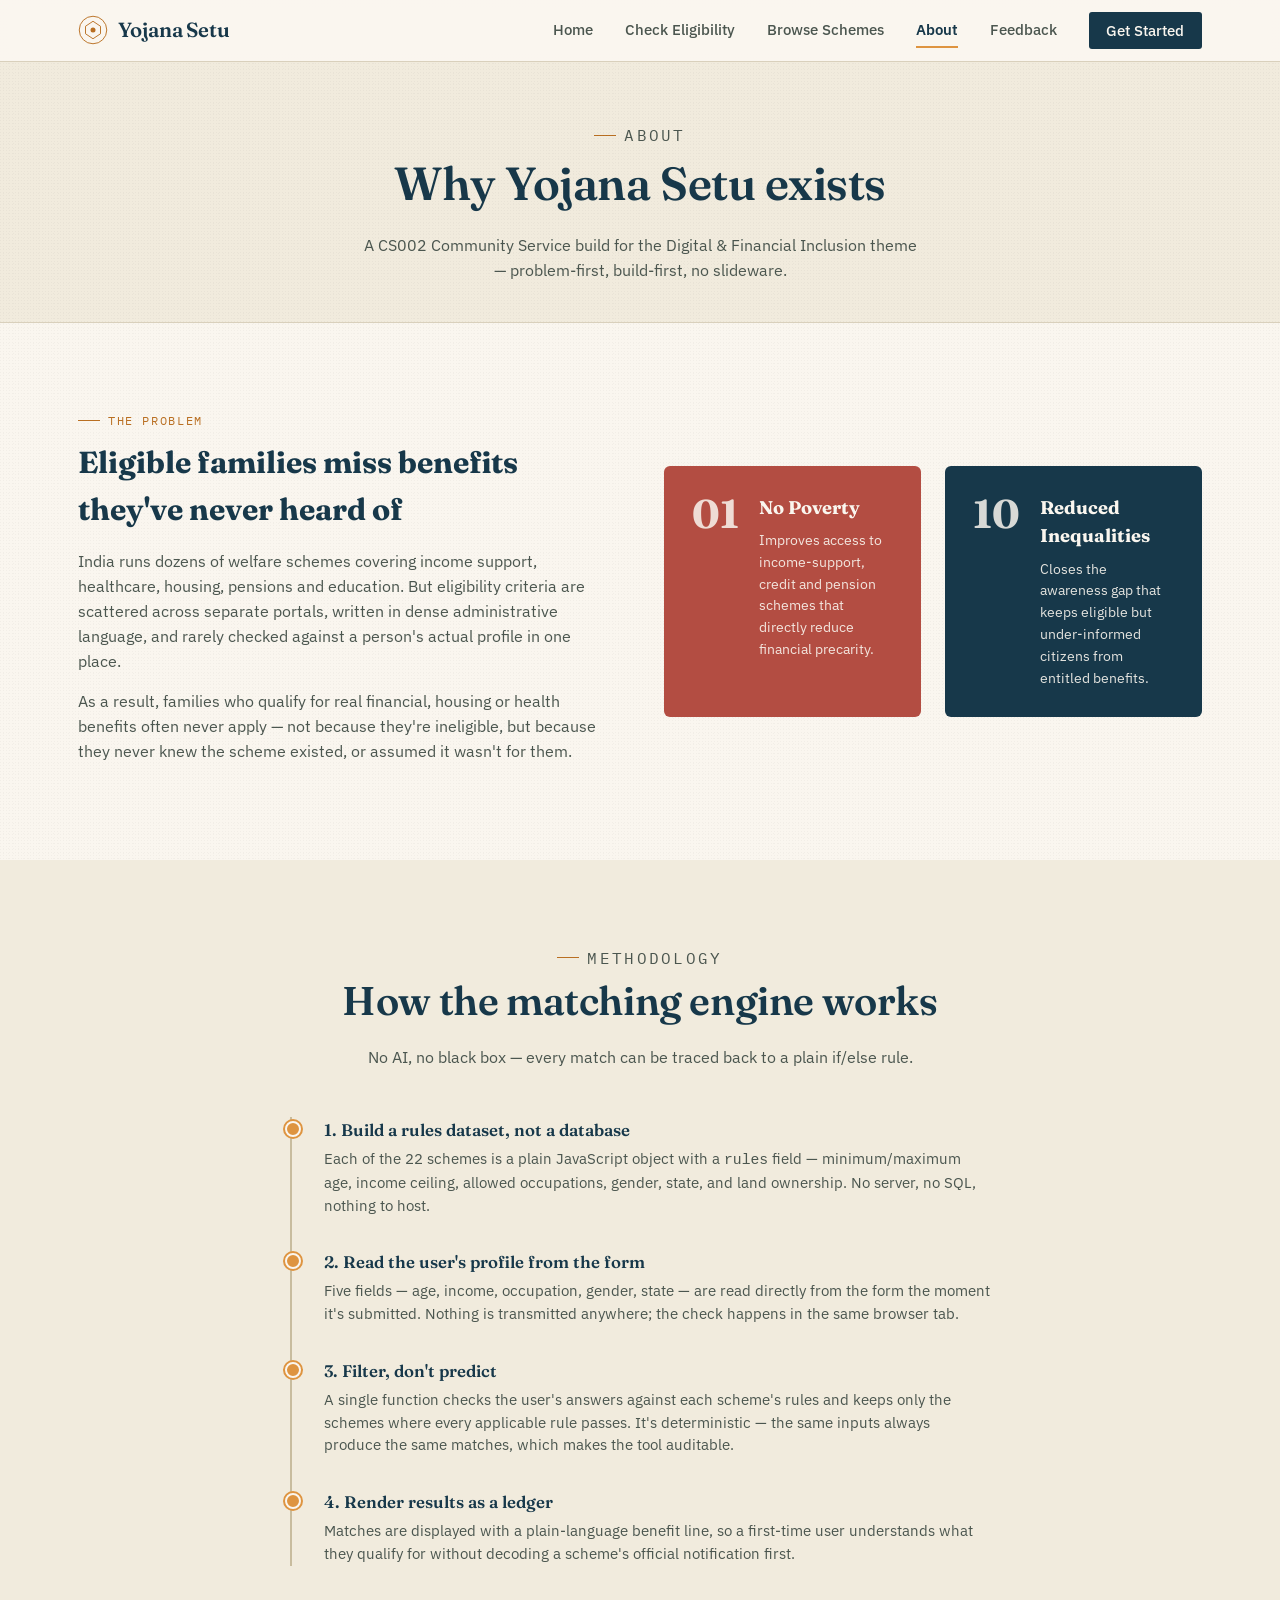
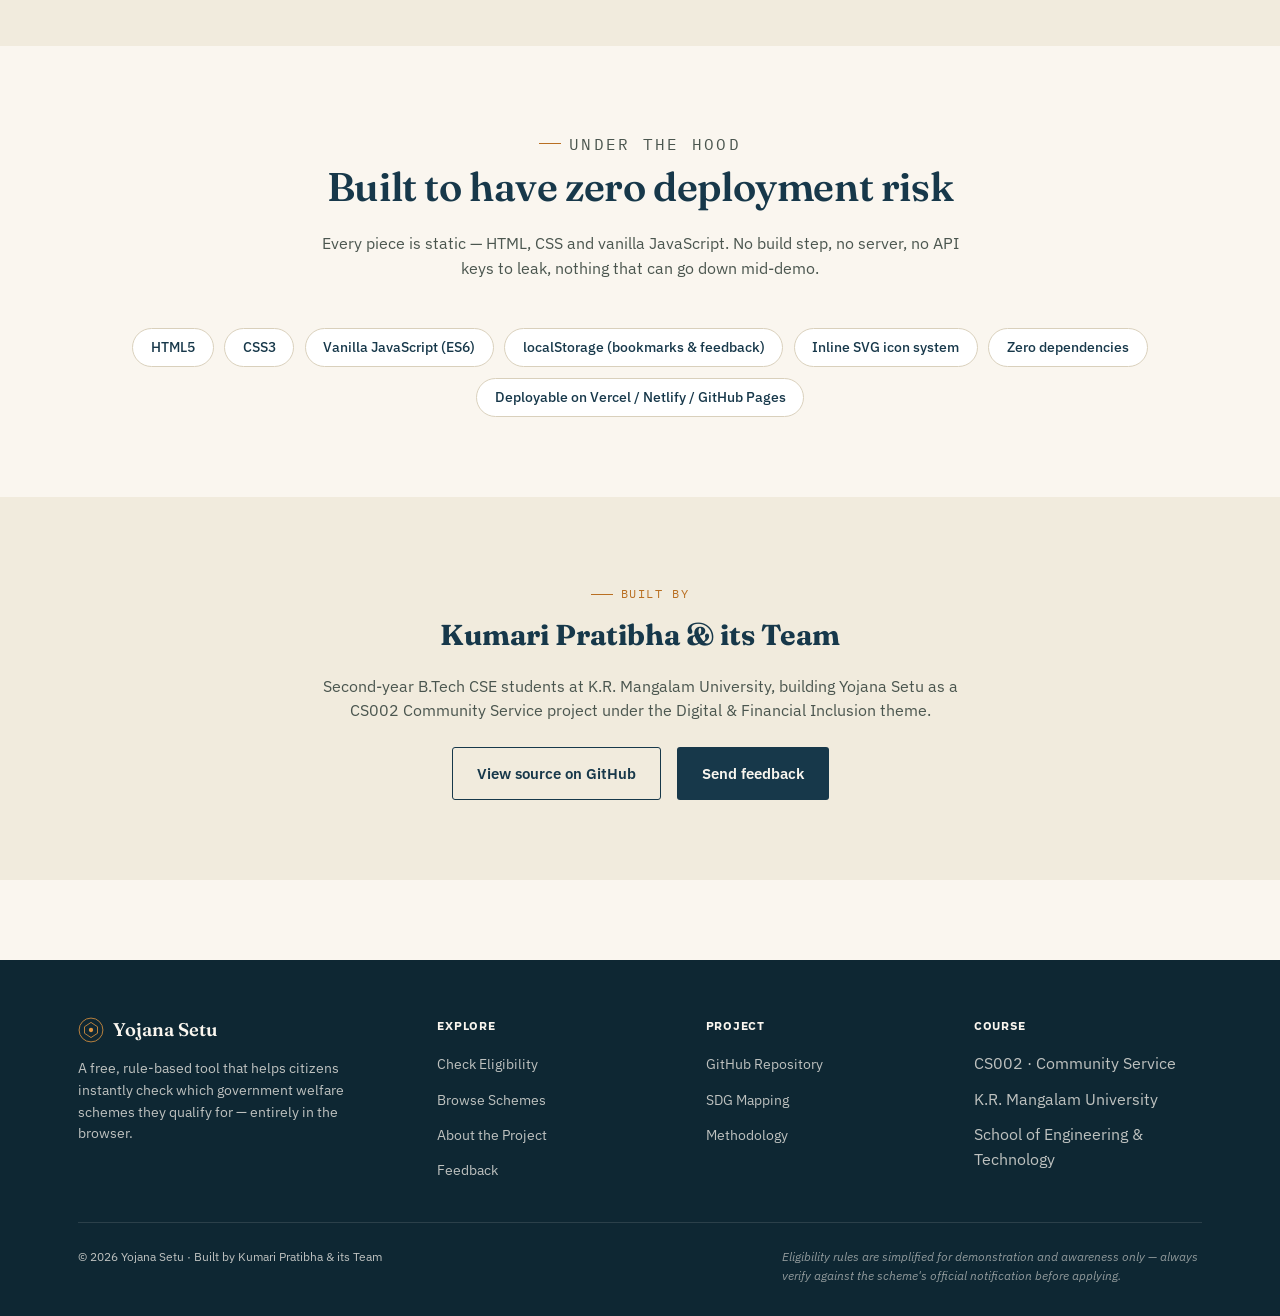
<file: about.html>
<!DOCTYPE html>
<html lang="en">
<head>
<meta charset="UTF-8" />
<meta name="viewport" content="width=device-width, initial-scale=1.0" />
<title>About the Project — Yojana Setu</title>
<meta name="description" content="Why Yojana Setu exists, how its rule-based matching works, its SDG mapping, and the tech stack behind it." />
<link rel="preconnect" href="https://fonts.googleapis.com">
<link rel="preconnect" href="https://fonts.gstatic.com" crossorigin>
<link href="https://fonts.googleapis.com/css2?family=Fraunces:opsz,wght@9..144,400;9..144,500;9..144,600;9..144,700&family=IBM+Plex+Sans:wght@400;500;600;700&family=IBM+Plex+Mono:wght@400;500&display=swap" rel="stylesheet">
<link rel="stylesheet" href="css/style.css" />
</head>
<body>
<div class="grain"></div>

<nav class="site-nav">
  <div class="site-nav__inner">
    <a href="index.html" class="brand">
      <span class="brand__mark"><svg width="30" height="30" viewBox="0 0 48 48"><circle cx="24" cy="24" r="22" fill="none" stroke="currentColor" stroke-width="1.5"/><path d="M24 10 L36 18 V30 L24 38 L12 30 V18 Z" fill="none" stroke="currentColor" stroke-width="1.5"/><circle cx="24" cy="24" r="4" fill="currentColor"/></svg></span>
      <span class="brand__name">Yojana Setu</span>
    </a>
    <ul class="nav-links" id="nav-links">
      <li><a href="index.html">Home</a></li>
      <li><a href="checker.html">Check Eligibility</a></li>
      <li><a href="schemes.html">Browse Schemes</a></li>
      <li><a href="about.html" class="active">About</a></li>
      <li><a href="contact.html">Feedback</a></li>
      <li><a href="checker.html" class="nav-cta">Get Started</a></li>
    </ul>
    <button class="nav-toggle" id="nav-toggle" aria-label="Toggle menu" aria-expanded="false">
      <svg viewBox="0 0 24 24" fill="none"><path d="M4 7H20M4 12H20M4 17H20" stroke="currentColor" stroke-width="1.8" stroke-linecap="round"/></svg>
    </button>
  </div>
</nav>

<header class="page-header">
  <div class="container">
    <p class="eyebrow" style="justify-content:center">About</p>
    <h1>Why Yojana Setu exists</h1>
    <p>A CS002 Community Service build for the Digital &amp; Financial Inclusion theme — problem-first, build-first, no slideware.</p>
  </div>
</header>

<!-- PROBLEM -->
<section class="section">
  <div class="container two-col">
    <div>
      <p class="eyebrow">The problem</p>
      <h2 style="font-family:var(--display); font-size:1.9rem; color:var(--indigo); margin:0 0 1rem;">Eligible families miss benefits they've never heard of</h2>
      <p style="color:var(--ink-soft); margin-bottom:1rem;">India runs dozens of welfare schemes covering income support, healthcare, housing, pensions and education. But eligibility criteria are scattered across separate portals, written in dense administrative language, and rarely checked against a person's actual profile in one place.</p>
      <p style="color:var(--ink-soft);">As a result, families who qualify for real financial, housing or health benefits often never apply — not because they're ineligible, but because they never knew the scheme existed, or assumed it wasn't for them.</p>
    </div>
    <div class="sdg-grid" id="sdg">
      <div class="sdg-card sdg-card--1">
        <div class="sdg-card__num">01</div>
        <div><h3>No Poverty</h3><p>Improves access to income-support, credit and pension schemes that directly reduce financial precarity.</p></div>
      </div>
      <div class="sdg-card sdg-card--10">
        <div class="sdg-card__num">10</div>
        <div><h3>Reduced Inequalities</h3><p>Closes the awareness gap that keeps eligible but under-informed citizens from entitled benefits.</p></div>
      </div>
    </div>
  </div>
</section>

<!-- METHODOLOGY -->
<section class="section section--alt" id="methodology">
  <div class="container">
    <div class="section-head">
      <p class="eyebrow" style="justify-content:center">Methodology</p>
      <h2>How the matching engine works</h2>
      <p>No AI, no black box — every match can be traced back to a plain if/else rule.</p>
    </div>

    <div class="timeline" style="max-width:700px; margin:0 auto;">
      <div class="timeline-item">
        <h4>1. Build a rules dataset, not a database</h4>
        <p>Each of the 22 schemes is a plain JavaScript object with a <code>rules</code> field — minimum/maximum age, income ceiling, allowed occupations, gender, state, and land ownership. No server, no SQL, nothing to host.</p>
      </div>
      <div class="timeline-item">
        <h4>2. Read the user's profile from the form</h4>
        <p>Five fields — age, income, occupation, gender, state — are read directly from the form the moment it's submitted. Nothing is transmitted anywhere; the check happens in the same browser tab.</p>
      </div>
      <div class="timeline-item">
        <h4>3. Filter, don't predict</h4>
        <p>A single function checks the user's answers against each scheme's rules and keeps only the schemes where every applicable rule passes. It's deterministic — the same inputs always produce the same matches, which makes the tool auditable.</p>
      </div>
      <div class="timeline-item">
        <h4>4. Render results as a ledger</h4>
        <p>Matches are displayed with a plain-language benefit line, so a first-time user understands what they qualify for without decoding a scheme's official notification first.</p>
      </div>
    </div>
  </div>
</section>

<!-- TECH STACK -->
<section class="section">
  <div class="container">
    <div class="section-head">
      <p class="eyebrow" style="justify-content:center">Under the hood</p>
      <h2>Built to have zero deployment risk</h2>
      <p>Every piece is static — HTML, CSS and vanilla JavaScript. No build step, no server, no API keys to leak, nothing that can go down mid-demo.</p>
    </div>
    <div class="pill-row" style="justify-content:center;">
      <span class="pill">HTML5</span>
      <span class="pill">CSS3</span>
      <span class="pill">Vanilla JavaScript (ES6)</span>
      <span class="pill">localStorage (bookmarks &amp; feedback)</span>
      <span class="pill">Inline SVG icon system</span>
      <span class="pill">Zero dependencies</span>
      <span class="pill">Deployable on Vercel / Netlify / GitHub Pages</span>
    </div>
  </div>
</section>

<!-- ABOUT AUTHOR -->
<section class="section section--alt">
  <div class="container" style="max-width:700px; text-align:center;">
    <p class="eyebrow" style="justify-content:center">Built by</p>
    <h2 style="font-family:var(--display); font-size:1.8rem; color:var(--indigo); margin:0 0 0.75rem;">Kumari Pratibha & its Team</h2>
    <p style="color:var(--ink-soft); margin-bottom:1.5rem;">Second-year B.Tech CSE students at K.R. Mangalam University, building Yojana Setu as a CS002 Community Service project under the Digital &amp; Financial Inclusion theme.</p>
    <div class="cta-band__actions" style="justify-content:center;">
      <a href="https://github.com/K-Pratzz/YojanaSetu" target="_blank" rel="noopener" class="btn btn-outline">View source on GitHub</a>
      <a href="contact.html" class="btn btn-primary">Send feedback</a>
    </div>
  </div>
</section>

<footer class="site-footer">
  <div class="container">
    <div class="footer-grid">
      <div class="footer-col">
        <div class="footer-brand">
          <svg viewBox="0 0 48 48"><circle cx="24" cy="24" r="22" fill="none" stroke="currentColor" stroke-width="1.5"/><path d="M24 10 L36 18 V30 L24 38 L12 30 V18 Z" fill="none" stroke="currentColor" stroke-width="1.5"/><circle cx="24" cy="24" r="4" fill="currentColor"/></svg>
          <span>Yojana Setu</span>
        </div>
        <p class="desc">A free, rule-based tool that helps citizens instantly check which government welfare schemes they qualify for — entirely in the browser.</p>
      </div>
      <div class="footer-col">
        <h5>Explore</h5>
        <ul>
          <li><a href="checker.html">Check Eligibility</a></li>
          <li><a href="schemes.html">Browse Schemes</a></li>
          <li><a href="about.html">About the Project</a></li>
          <li><a href="contact.html">Feedback</a></li>
        </ul>
      </div>
      <div class="footer-col">
        <h5>Project</h5>
        <ul>
          <li><a href="https://github.com/K-Pratzz/YojanaSetu" target="_blank" rel="noopener">GitHub Repository</a></li>
          <li><a href="about.html#sdg">SDG Mapping</a></li>
          <li><a href="about.html#methodology">Methodology</a></li>
        </ul>
      </div>
      <div class="footer-col">
        <h5>Course</h5>
        <ul>
          <li>CS002 · Community Service</li>
          <li>K.R. Mangalam University</li>
          <li>School of Engineering &amp; Technology</li>
        </ul>
      </div>
    </div>
    <div class="footer-bottom">
      <span>© 2026 Yojana Setu · Built by Kumari Pratibha & its Team</span>
      <span class="disclaimer">Eligibility rules are simplified for demonstration and awareness only — always verify against the scheme's official notification before applying.</span>
    </div>
  </div>
</footer>

<script src="js/nav.js"></script>
</body>
</html>
</file>
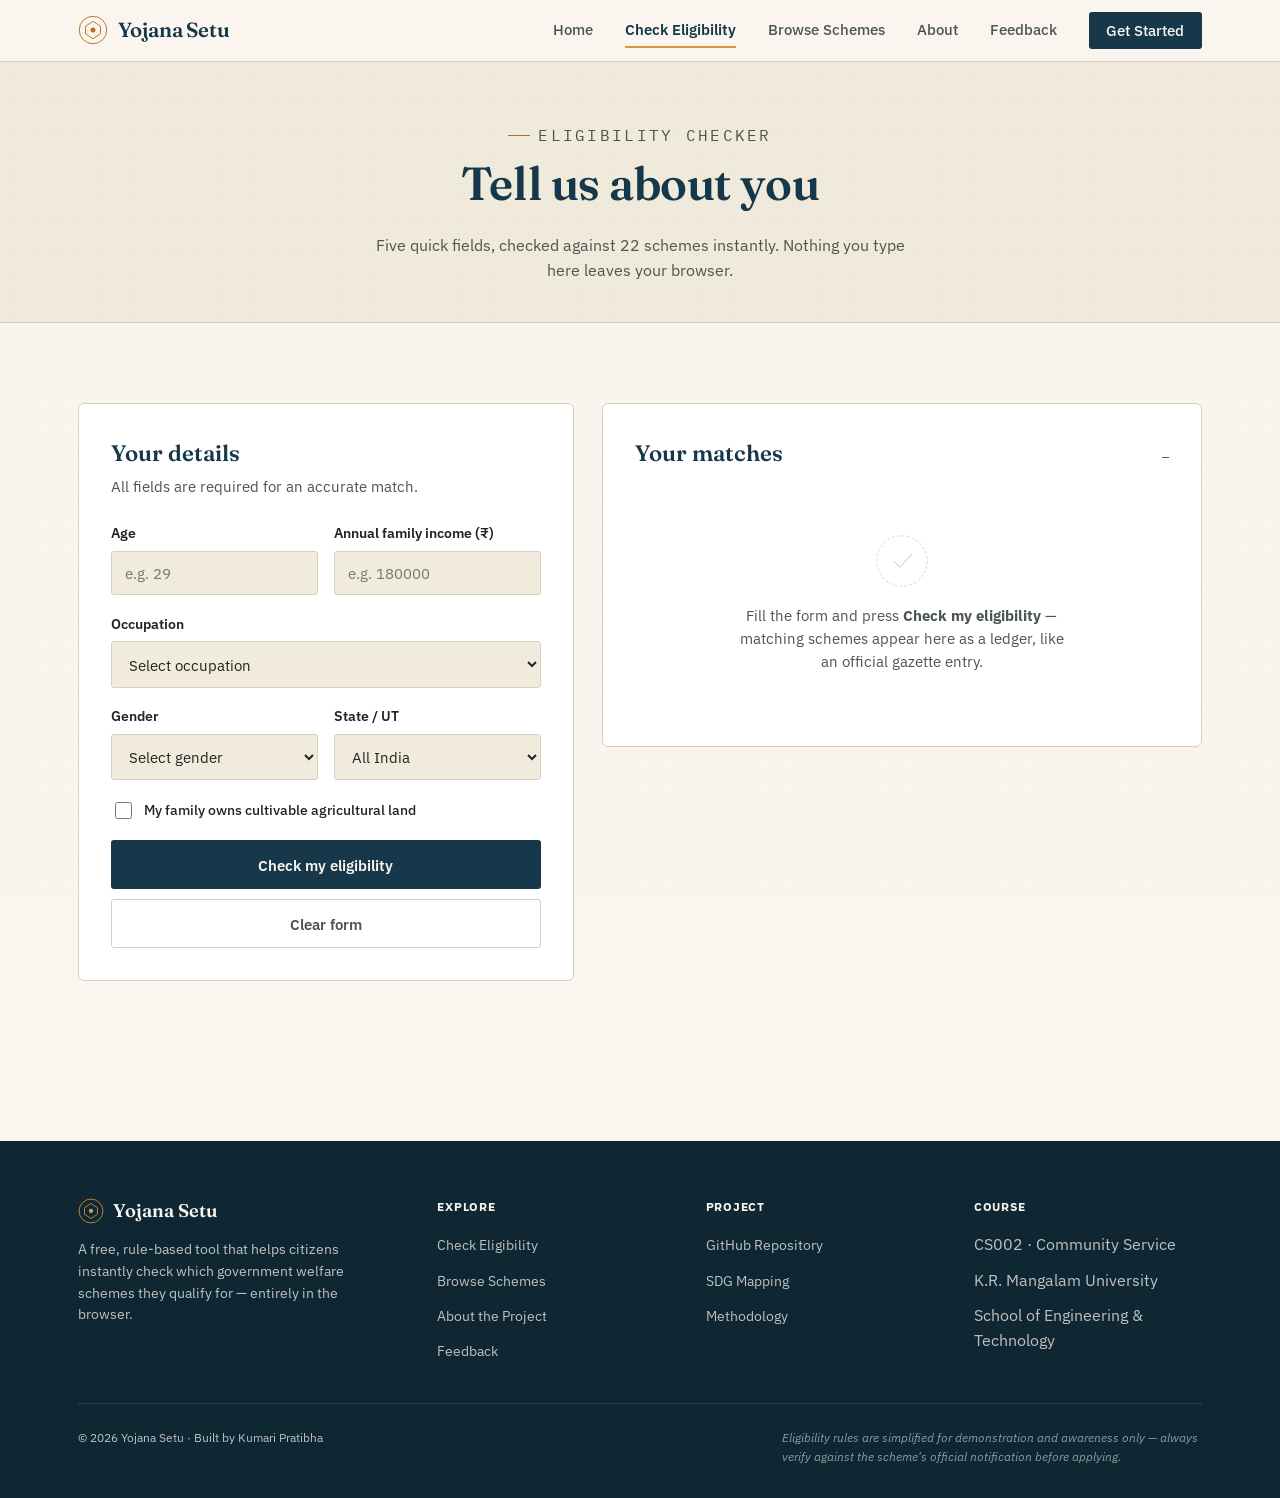
<file: checker.html>
<!DOCTYPE html>
<html lang="en">
<head>
<meta charset="UTF-8" />
<meta name="viewport" content="width=device-width, initial-scale=1.0" />
<title>Check Your Eligibility — Yojana Setu</title>
<meta name="description" content="Enter your age, income, occupation and state to instantly see which government schemes you qualify for." />
<link rel="preconnect" href="https://fonts.googleapis.com">
<link rel="preconnect" href="https://fonts.gstatic.com" crossorigin>
<link href="https://fonts.googleapis.com/css2?family=Fraunces:opsz,wght@9..144,400;9..144,500;9..144,600;9..144,700&family=IBM+Plex+Sans:wght@400;500;600;700&family=IBM+Plex+Mono:wght@400;500&display=swap" rel="stylesheet">
<link rel="stylesheet" href="css/style.css" />
</head>
<body>
<div class="grain"></div>

<nav class="site-nav">
  <div class="site-nav__inner">
    <a href="index.html" class="brand">
      <span class="brand__mark"><svg width="30" height="30" viewBox="0 0 48 48"><circle cx="24" cy="24" r="22" fill="none" stroke="currentColor" stroke-width="1.5"/><path d="M24 10 L36 18 V30 L24 38 L12 30 V18 Z" fill="none" stroke="currentColor" stroke-width="1.5"/><circle cx="24" cy="24" r="4" fill="currentColor"/></svg></span>
      <span class="brand__name">Yojana Setu</span>
    </a>
    <ul class="nav-links" id="nav-links">
      <li><a href="index.html">Home</a></li>
      <li><a href="checker.html" class="active">Check Eligibility</a></li>
      <li><a href="schemes.html">Browse Schemes</a></li>
      <li><a href="about.html">About</a></li>
      <li><a href="contact.html">Feedback</a></li>
      <li><a href="checker.html" class="nav-cta">Get Started</a></li>
    </ul>
    <button class="nav-toggle" id="nav-toggle" aria-label="Toggle menu" aria-expanded="false">
      <svg viewBox="0 0 24 24" fill="none"><path d="M4 7H20M4 12H20M4 17H20" stroke="currentColor" stroke-width="1.8" stroke-linecap="round"/></svg>
    </button>
  </div>
</nav>

<header class="page-header">
  <div class="container">
    <p class="eyebrow" style="justify-content:center">Eligibility Checker</p>
    <h1>Tell us about you</h1>
    <p>Five quick fields, checked against 22 schemes instantly. Nothing you type here leaves your browser.</p>
  </div>
</header>

<main class="section">
  <div class="container">
    <div class="checker-layout">

      <!-- FORM -->
      <section class="panel form-panel" aria-labelledby="form-heading">
        <h2 id="form-heading">Your details</h2>
        <p class="panel-sub">All fields are required for an accurate match.</p>

        <form id="eligibility-form" novalidate>
          <div class="form-row">
            <div class="field">
              <label for="age">Age</label>
              <input type="number" id="age" name="age" min="0" max="110" placeholder="e.g. 29" required />
            </div>
            <div class="field">
              <label for="income">Annual family income (₹)</label>
              <input type="number" id="income" name="income" min="0" step="1000" placeholder="e.g. 180000" required />
            </div>
          </div>

          <div class="field">
            <label for="occupation">Occupation</label>
            <select id="occupation" name="occupation" required>
              <option value="" disabled selected>Select occupation</option>
              <option value="farmer">Farmer / agricultural worker</option>
              <option value="student">Student</option>
              <option value="unemployed">Unemployed / job-seeking</option>
              <option value="daily_wage">Daily-wage / unorganised-sector worker</option>
              <option value="self_employed">Self-employed / small business owner</option>
              <option value="salaried">Salaried (private or govt)</option>
              <option value="homemaker">Homemaker</option>
              <option value="retired">Retired / not working</option>
              <option value="other">Other</option>
            </select>
          </div>

          <div class="form-row">
            <div class="field">
              <label for="gender">Gender</label>
              <select id="gender" name="gender" required>
                <option value="" disabled selected>Select gender</option>
                <option value="female">Female</option>
                <option value="male">Male</option>
                <option value="other">Other / prefer not to say</option>
              </select>
            </div>
            <div class="field">
              <label for="state">State / UT</label>
              <select id="state" name="state">
                <option value="all">All India</option>
                <option value="haryana">Haryana</option>
                <option value="up">Uttar Pradesh</option>
                <option value="rajasthan">Rajasthan</option>
                <option value="delhi">Delhi</option>
                <option value="other">Other state</option>
              </select>
            </div>
          </div>

          <div class="field field--checkbox">
            <input type="checkbox" id="hasLand" name="hasLand" />
            <label for="hasLand">My family owns cultivable agricultural land</label>
          </div>

          <button type="submit" class="btn btn-primary btn-block">Check my eligibility</button>
          <button type="button" class="btn btn-ghost btn-block" id="reset-btn" style="margin-top:0.6rem;">Clear form</button>
        </form>
      </section>

      <!-- RESULTS -->
      <section class="panel results-panel" aria-labelledby="results-heading" aria-live="polite">
        <div class="results-header">
          <h2 id="results-heading">Your matches</h2>
          <span class="results-count" id="results-count">—</span>
        </div>

        <div id="results-empty" class="results-empty">
          <div class="stamp-outline" aria-hidden="true">
            <svg viewBox="0 0 80 80" width="56" height="56"><circle cx="40" cy="40" r="36" fill="none" stroke="currentColor" stroke-width="1.2" stroke-dasharray="4 3"/><path d="M28 40 L37 49 L54 30" fill="none" stroke="currentColor" stroke-width="1.5"/></svg>
          </div>
          <p>Fill the form and press <strong>Check my eligibility</strong> — matching schemes appear here as a ledger, like an official gazette entry.</p>
        </div>

        <ol id="results-list" class="results-list" hidden></ol>

        <div id="results-none" class="results-empty" hidden>
          <p>No schemes matched these exact details. This checker covers a curated set of {SCHEME_COUNT} major schemes — try adjusting an answer, browse the <a href="schemes.html">full directory</a>, or see a caseworker at your nearest Common Service Centre (CSC) for a full assessment.</p>
        </div>
      </section>

    </div>
  </div>
</main>

<footer class="site-footer">
  <div class="container">
    <div class="footer-grid">
      <div class="footer-col">
        <div class="footer-brand">
          <svg viewBox="0 0 48 48"><circle cx="24" cy="24" r="22" fill="none" stroke="currentColor" stroke-width="1.5"/><path d="M24 10 L36 18 V30 L24 38 L12 30 V18 Z" fill="none" stroke="currentColor" stroke-width="1.5"/><circle cx="24" cy="24" r="4" fill="currentColor"/></svg>
          <span>Yojana Setu</span>
        </div>
        <p class="desc">A free, rule-based tool that helps citizens instantly check which government welfare schemes they qualify for — entirely in the browser.</p>
      </div>
      <div class="footer-col">
        <h5>Explore</h5>
        <ul>
          <li><a href="checker.html">Check Eligibility</a></li>
          <li><a href="schemes.html">Browse Schemes</a></li>
          <li><a href="about.html">About the Project</a></li>
          <li><a href="contact.html">Feedback</a></li>
        </ul>
      </div>
      <div class="footer-col">
        <h5>Project</h5>
        <ul>
          <li><a href="https://github.com/K-Pratzz/YojanaSetu" target="_blank" rel="noopener">GitHub Repository</a></li>
          <li><a href="about.html#sdg">SDG Mapping</a></li>
          <li><a href="about.html#methodology">Methodology</a></li>
        </ul>
      </div>
      <div class="footer-col">
        <h5>Course</h5>
        <ul>
          <li>CS002 · Community Service</li>
          <li>K.R. Mangalam University</li>
          <li>School of Engineering &amp; Technology</li>
        </ul>
      </div>
    </div>
    <div class="footer-bottom">
      <span>© 2026 Yojana Setu · Built by Kumari Pratibha</span>
      <span class="disclaimer">Eligibility rules are simplified for demonstration and awareness only — always verify against the scheme's official notification before applying.</span>
    </div>
  </div>
</footer>

<script src="js/icons.js"></script>
<script src="js/schemes.js"></script>
<script src="js/nav.js"></script>
<script src="js/checker.js"></script>
</body>
</html>
</file>
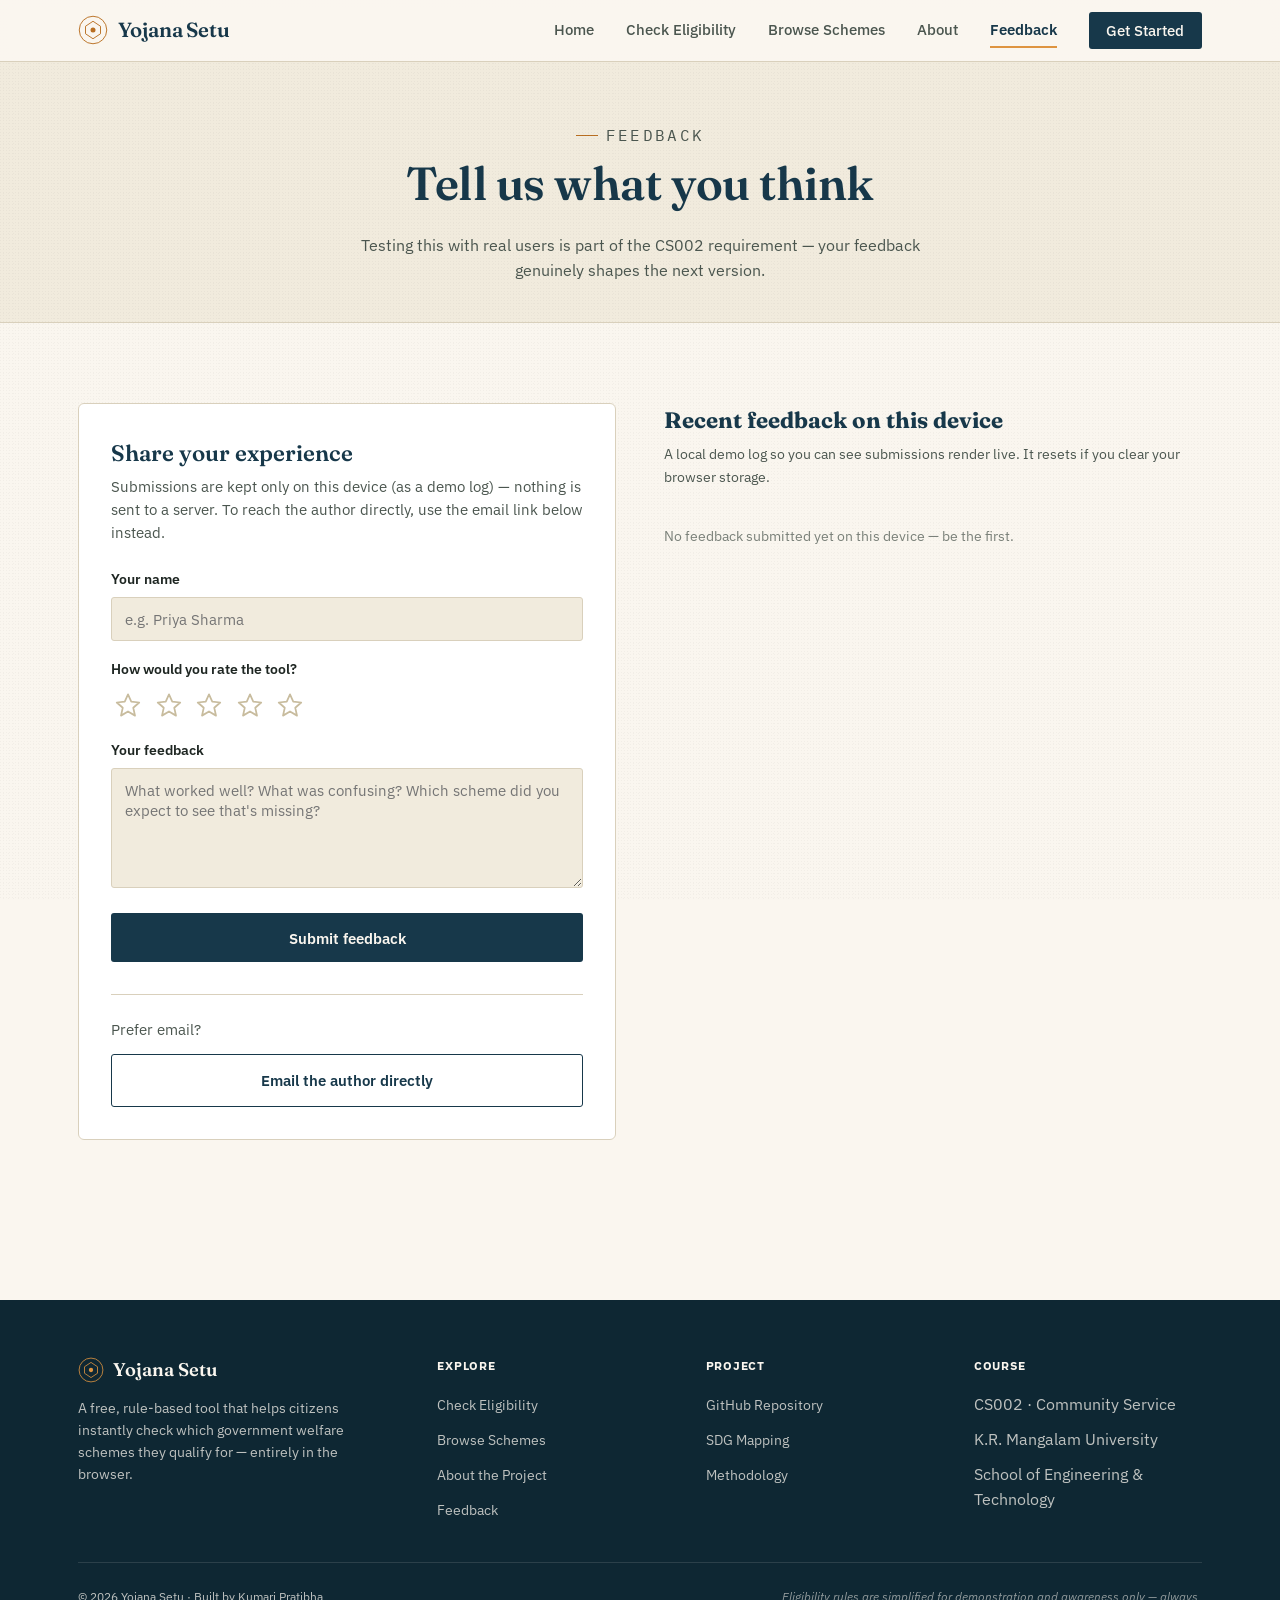
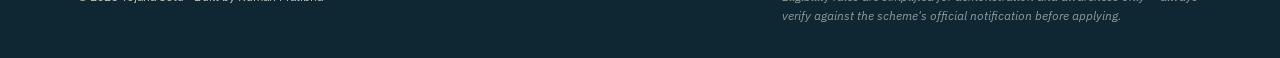
<file: contact.html>
<!DOCTYPE html>
<html lang="en">
<head>
<meta charset="UTF-8" />
<meta name="viewport" content="width=device-width, initial-scale=1.0" />
<title>Feedback — Yojana Setu</title>
<meta name="description" content="Share feedback on Yojana Setu or reach the project author directly." />
<link rel="preconnect" href="https://fonts.googleapis.com">
<link rel="preconnect" href="https://fonts.gstatic.com" crossorigin>
<link href="https://fonts.googleapis.com/css2?family=Fraunces:opsz,wght@9..144,400;9..144,500;9..144,600;9..144,700&family=IBM+Plex+Sans:wght@400;500;600;700&family=IBM+Plex+Mono:wght@400;500&display=swap" rel="stylesheet">
<link rel="stylesheet" href="css/style.css" />
</head>
<body>
<div class="grain"></div>

<nav class="site-nav">
  <div class="site-nav__inner">
    <a href="index.html" class="brand">
      <span class="brand__mark"><svg width="30" height="30" viewBox="0 0 48 48"><circle cx="24" cy="24" r="22" fill="none" stroke="currentColor" stroke-width="1.5"/><path d="M24 10 L36 18 V30 L24 38 L12 30 V18 Z" fill="none" stroke="currentColor" stroke-width="1.5"/><circle cx="24" cy="24" r="4" fill="currentColor"/></svg></span>
      <span class="brand__name">Yojana Setu</span>
    </a>
    <ul class="nav-links" id="nav-links">
      <li><a href="index.html">Home</a></li>
      <li><a href="checker.html">Check Eligibility</a></li>
      <li><a href="schemes.html">Browse Schemes</a></li>
      <li><a href="about.html">About</a></li>
      <li><a href="contact.html" class="active">Feedback</a></li>
      <li><a href="checker.html" class="nav-cta">Get Started</a></li>
    </ul>
    <button class="nav-toggle" id="nav-toggle" aria-label="Toggle menu" aria-expanded="false">
      <svg viewBox="0 0 24 24" fill="none"><path d="M4 7H20M4 12H20M4 17H20" stroke="currentColor" stroke-width="1.8" stroke-linecap="round"/></svg>
    </button>
  </div>
</nav>

<header class="page-header">
  <div class="container">
    <p class="eyebrow" style="justify-content:center">Feedback</p>
    <h1>Tell us what you think</h1>
    <p>Testing this with real users is part of the CS002 requirement — your feedback genuinely shapes the next version.</p>
  </div>
</header>

<main class="section">
  <div class="container two-col" style="align-items:start;">

    <!-- FORM -->
    <section class="panel">
      <h2>Share your experience</h2>
      <p class="panel-sub">Submissions are kept only on this device (as a demo log) — nothing is sent to a server. To reach the author directly, use the email link below instead.</p>

      <div class="form-success" id="form-success">
        <svg viewBox="0 0 24 24" fill="none"><path d="M5 13L10 18L19 7" stroke="currentColor" stroke-width="1.8" stroke-linecap="round" stroke-linejoin="round"/></svg>
        Thanks — your feedback has been added below.
      </div>

      <form id="feedback-form" novalidate>
        <div class="field">
          <label for="name">Your name</label>
          <input type="text" id="name" name="name" placeholder="e.g. Priya Sharma" />
        </div>

        <div class="field">
          <label>How would you rate the tool?</label>
          <div class="star-rating" role="radiogroup" aria-label="Rating">
            <button type="button" data-value="1" aria-label="1 star"><svg viewBox="0 0 24 24" fill="none"><path d="M12 3.5L14.6 9.3L21 10L16.2 14.2L17.6 20.5L12 17.2L6.4 20.5L7.8 14.2L3 10L9.4 9.3L12 3.5Z" stroke="currentColor" stroke-width="1.4" stroke-linejoin="round"/></svg></button>
            <button type="button" data-value="2" aria-label="2 stars"><svg viewBox="0 0 24 24" fill="none"><path d="M12 3.5L14.6 9.3L21 10L16.2 14.2L17.6 20.5L12 17.2L6.4 20.5L7.8 14.2L3 10L9.4 9.3L12 3.5Z" stroke="currentColor" stroke-width="1.4" stroke-linejoin="round"/></svg></button>
            <button type="button" data-value="3" aria-label="3 stars"><svg viewBox="0 0 24 24" fill="none"><path d="M12 3.5L14.6 9.3L21 10L16.2 14.2L17.6 20.5L12 17.2L6.4 20.5L7.8 14.2L3 10L9.4 9.3L12 3.5Z" stroke="currentColor" stroke-width="1.4" stroke-linejoin="round"/></svg></button>
            <button type="button" data-value="4" aria-label="4 stars"><svg viewBox="0 0 24 24" fill="none"><path d="M12 3.5L14.6 9.3L21 10L16.2 14.2L17.6 20.5L12 17.2L6.4 20.5L7.8 14.2L3 10L9.4 9.3L12 3.5Z" stroke="currentColor" stroke-width="1.4" stroke-linejoin="round"/></svg></button>
            <button type="button" data-value="5" aria-label="5 stars"><svg viewBox="0 0 24 24" fill="none"><path d="M12 3.5L14.6 9.3L21 10L16.2 14.2L17.6 20.5L12 17.2L6.4 20.5L7.8 14.2L3 10L9.4 9.3L12 3.5Z" stroke="currentColor" stroke-width="1.4" stroke-linejoin="round"/></svg></button>
          </div>
          <input type="hidden" id="rating-value" name="rating" value="0" />
        </div>

        <div class="field">
          <label for="message">Your feedback</label>
          <textarea id="message" name="message" placeholder="What worked well? What was confusing? Which scheme did you expect to see that's missing?" required></textarea>
        </div>

        <button type="submit" class="btn btn-primary btn-block">Submit feedback</button>
      </form>

      <div style="margin-top:2rem; padding-top:1.5rem; border-top:1px solid var(--hairline);">
        <p class="panel-sub" style="margin-bottom:0.75rem;">Prefer email?</p>
        <a href="mailto:pratibha@example.com?subject=Yojana%20Setu%20Feedback" class="btn btn-outline btn-block">
          Email the author directly
        </a>
      </div>
    </section>

    <!-- LOG -->
    <section>
      <h2 style="font-family:var(--display); font-size:1.4rem; color:var(--indigo); margin:0 0 0.35rem;">Recent feedback on this device</h2>
      <p style="color:var(--ink-soft); font-size:0.9rem; margin:0 0 0.5rem;">A local demo log so you can see submissions render live. It resets if you clear your browser storage.</p>
      <div class="feedback-log" id="feedback-log"></div>
    </section>

  </div>
</main>

<footer class="site-footer">
  <div class="container">
    <div class="footer-grid">
      <div class="footer-col">
        <div class="footer-brand">
          <svg viewBox="0 0 48 48"><circle cx="24" cy="24" r="22" fill="none" stroke="currentColor" stroke-width="1.5"/><path d="M24 10 L36 18 V30 L24 38 L12 30 V18 Z" fill="none" stroke="currentColor" stroke-width="1.5"/><circle cx="24" cy="24" r="4" fill="currentColor"/></svg>
          <span>Yojana Setu</span>
        </div>
        <p class="desc">A free, rule-based tool that helps citizens instantly check which government welfare schemes they qualify for — entirely in the browser.</p>
      </div>
      <div class="footer-col">
        <h5>Explore</h5>
        <ul>
          <li><a href="checker.html">Check Eligibility</a></li>
          <li><a href="schemes.html">Browse Schemes</a></li>
          <li><a href="about.html">About the Project</a></li>
          <li><a href="contact.html">Feedback</a></li>
        </ul>
      </div>
      <div class="footer-col">
        <h5>Project</h5>
        <ul>
          <li><a href="https://github.com/K-Pratzz/YojanaSetu" target="_blank" rel="noopener">GitHub Repository</a></li>
          <li><a href="about.html#sdg">SDG Mapping</a></li>
          <li><a href="about.html#methodology">Methodology</a></li>
        </ul>
      </div>
      <div class="footer-col">
        <h5>Course</h5>
        <ul>
          <li>CS002 · Community Service</li>
          <li>K.R. Mangalam University</li>
          <li>School of Engineering &amp; Technology</li>
        </ul>
      </div>
    </div>
    <div class="footer-bottom">
      <span>© 2026 Yojana Setu · Built by Kumari Pratibha</span>
      <span class="disclaimer">Eligibility rules are simplified for demonstration and awareness only — always verify against the scheme's official notification before applying.</span>
    </div>
  </div>
</footer>

<script src="js/icons.js"></script>
<script src="js/nav.js"></script>
<script src="js/feedback.js"></script>
</body>
</html>
</file>
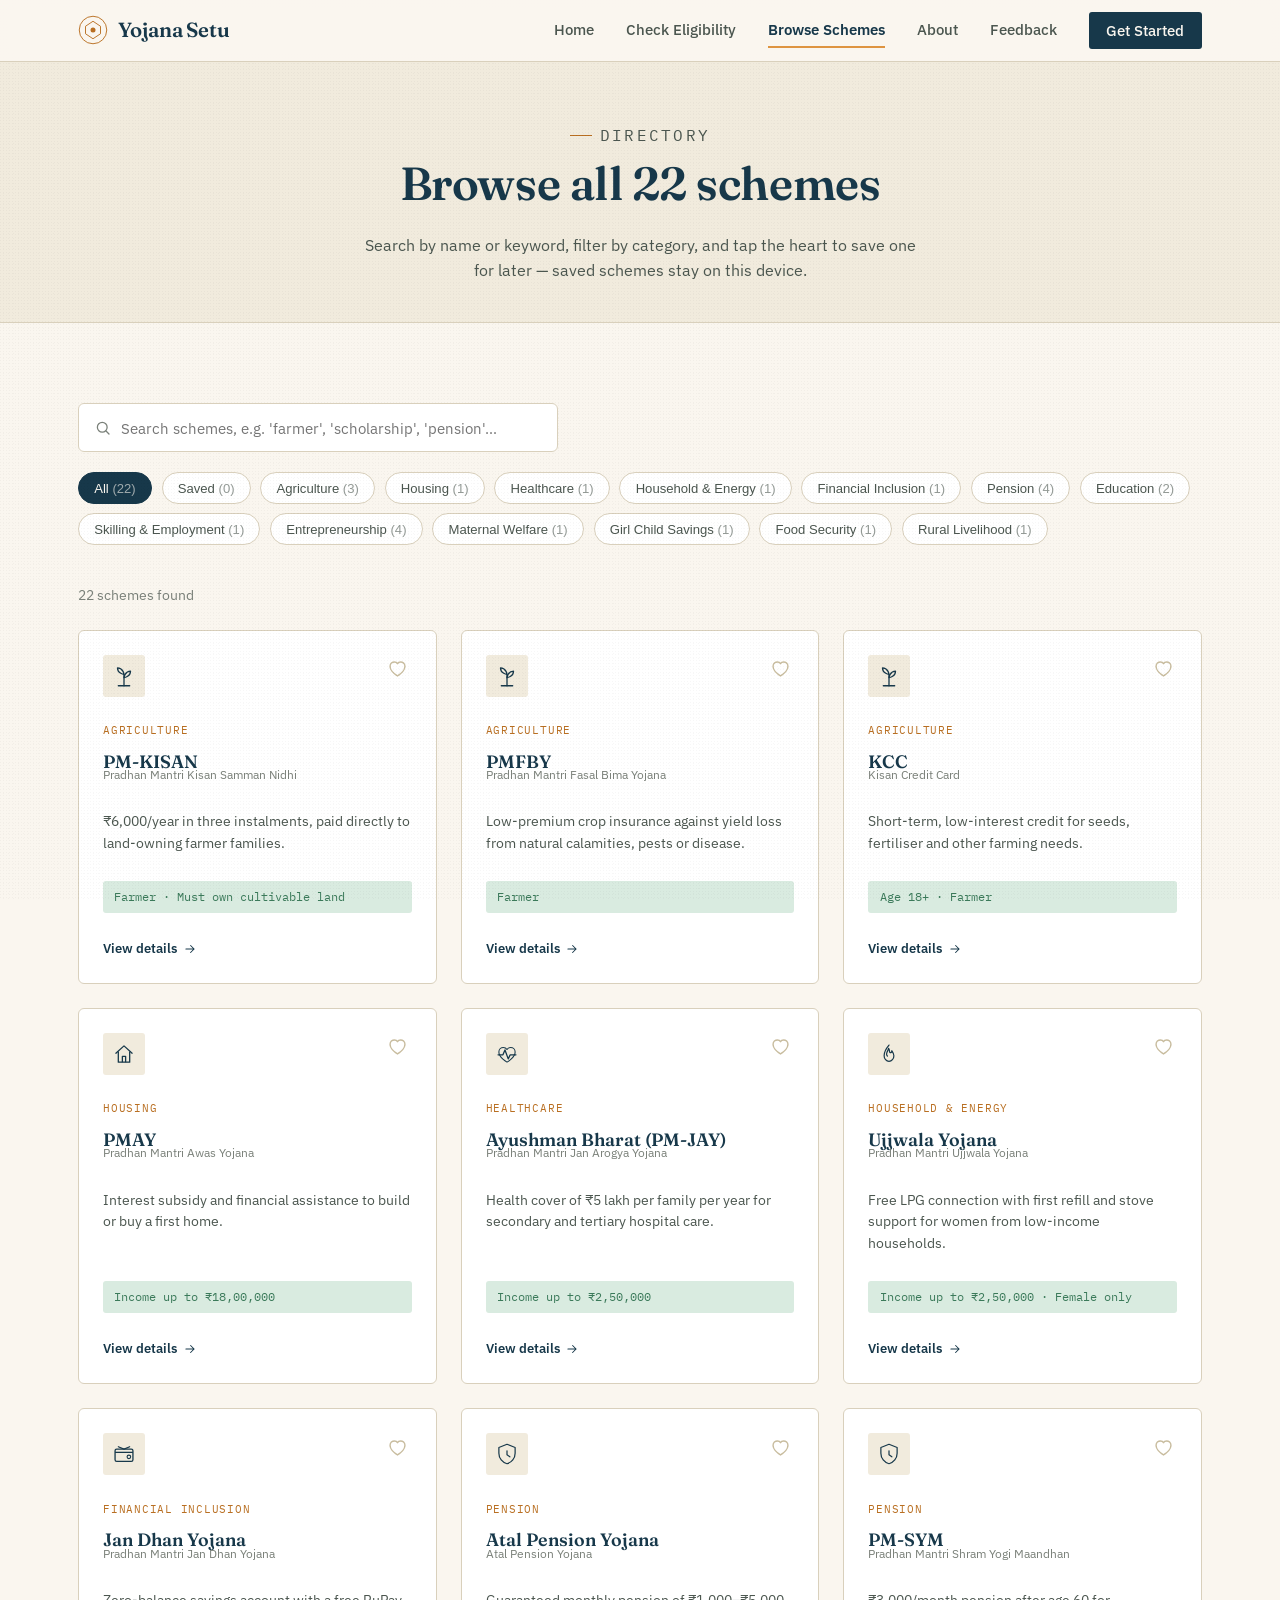
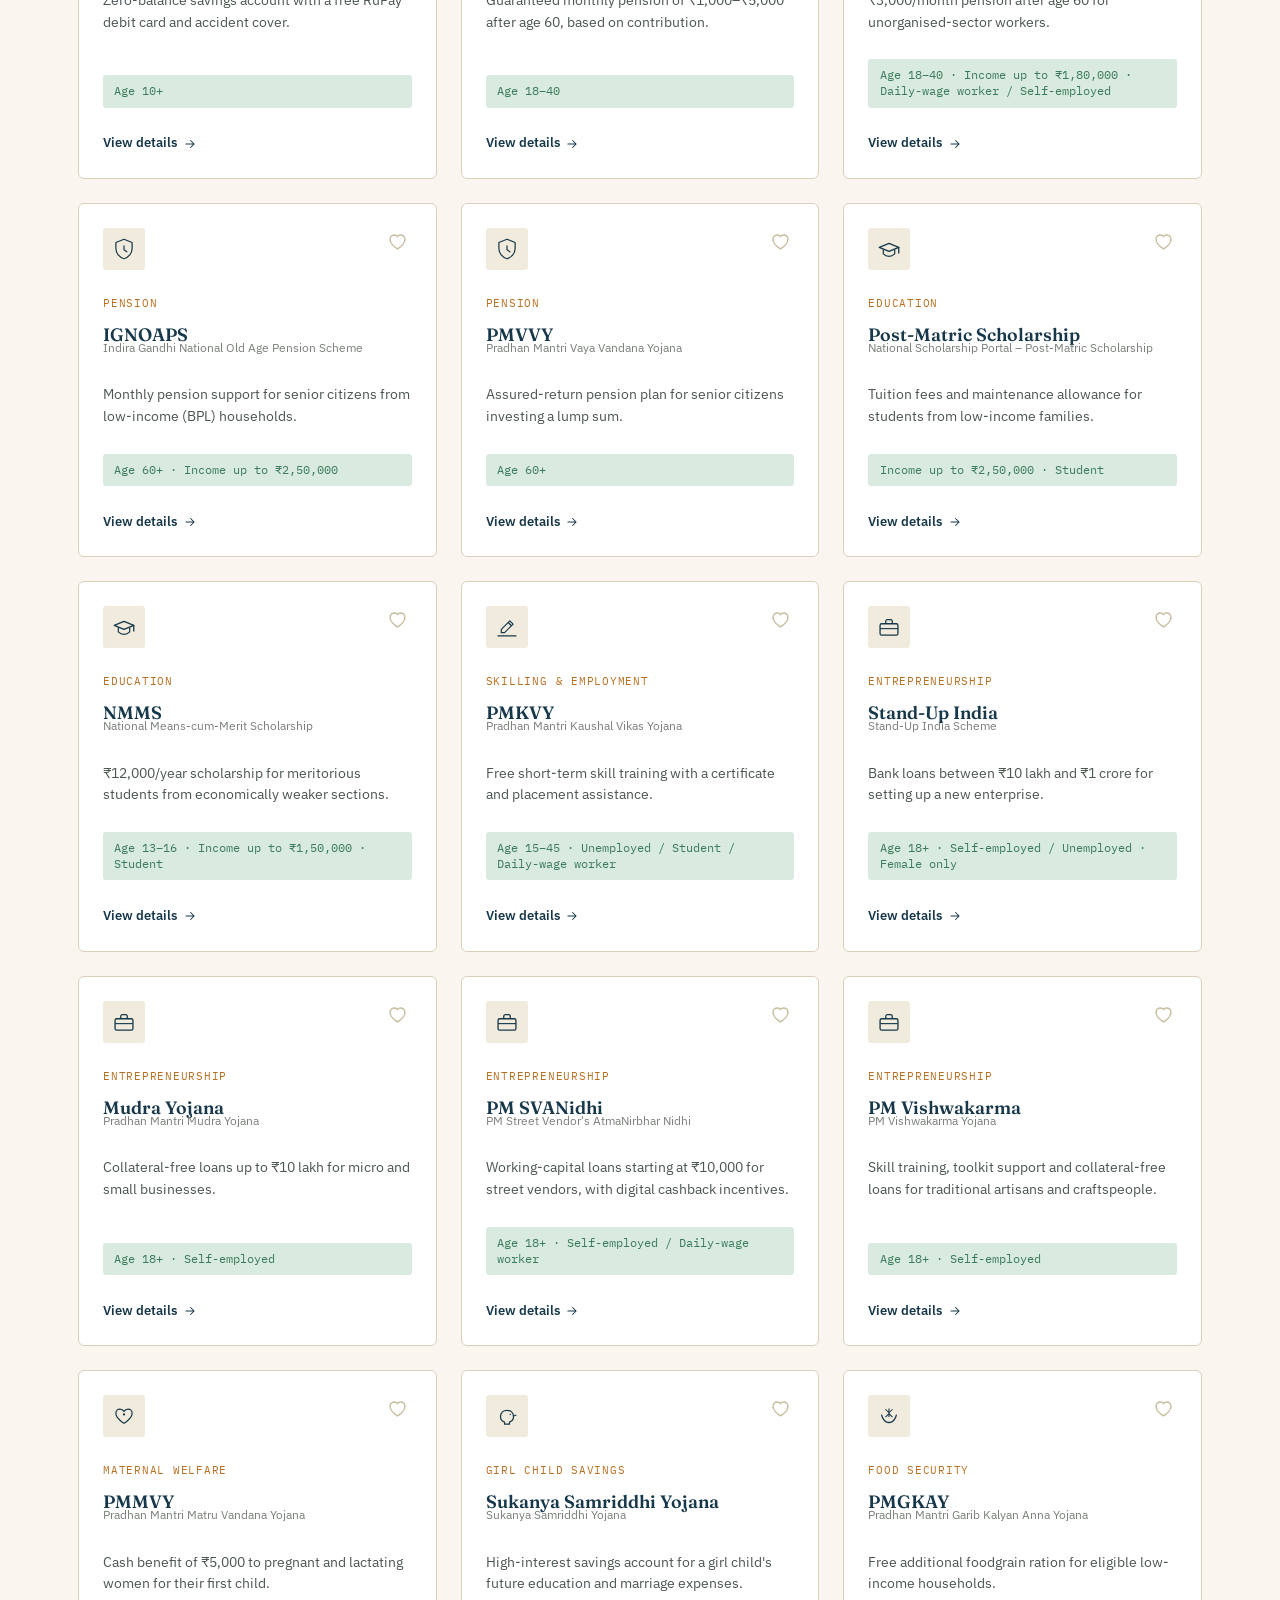
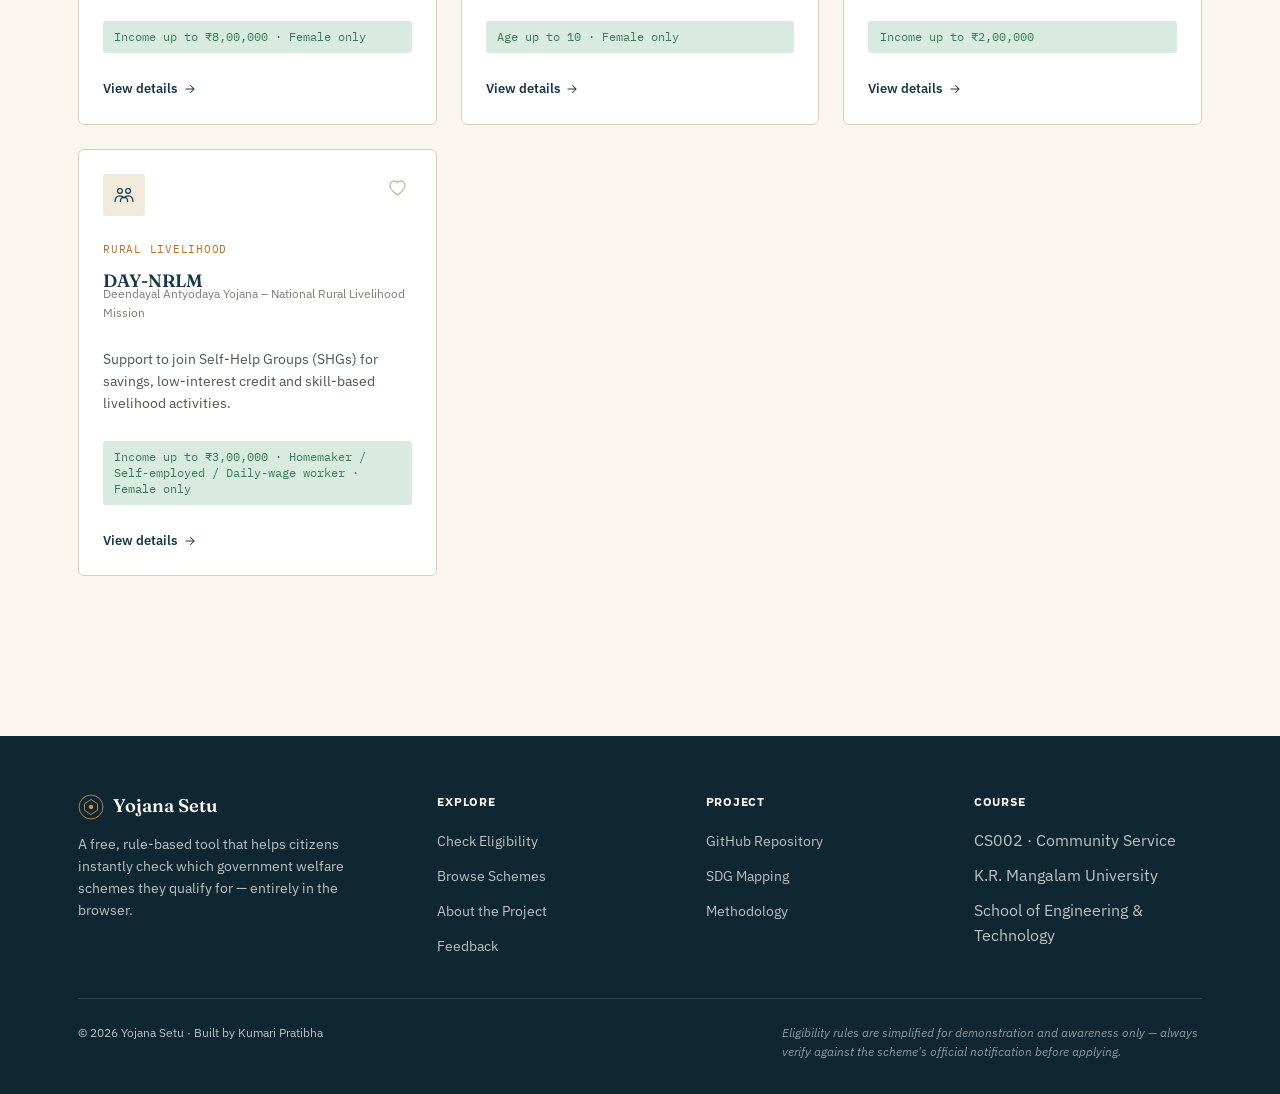
<file: schemes.html>
<!DOCTYPE html>
<html lang="en">
<head>
<meta charset="UTF-8" />
<meta name="viewport" content="width=device-width, initial-scale=1.0" />
<title>Browse All Schemes — Yojana Setu</title>
<meta name="description" content="Search and filter 22 major Indian government welfare schemes by category, and save the ones you want to revisit." />
<link rel="preconnect" href="https://fonts.googleapis.com">
<link rel="preconnect" href="https://fonts.gstatic.com" crossorigin>
<link href="https://fonts.googleapis.com/css2?family=Fraunces:opsz,wght@9..144,400;9..144,500;9..144,600;9..144,700&family=IBM+Plex+Sans:wght@400;500;600;700&family=IBM+Plex+Mono:wght@400;500&display=swap" rel="stylesheet">
<link rel="stylesheet" href="css/style.css" />
</head>
<body>
<div class="grain"></div>

<nav class="site-nav">
  <div class="site-nav__inner">
    <a href="index.html" class="brand">
      <span class="brand__mark"><svg width="30" height="30" viewBox="0 0 48 48"><circle cx="24" cy="24" r="22" fill="none" stroke="currentColor" stroke-width="1.5"/><path d="M24 10 L36 18 V30 L24 38 L12 30 V18 Z" fill="none" stroke="currentColor" stroke-width="1.5"/><circle cx="24" cy="24" r="4" fill="currentColor"/></svg></span>
      <span class="brand__name">Yojana Setu</span>
    </a>
    <ul class="nav-links" id="nav-links">
      <li><a href="index.html">Home</a></li>
      <li><a href="checker.html">Check Eligibility</a></li>
      <li><a href="schemes.html" class="active">Browse Schemes</a></li>
      <li><a href="about.html">About</a></li>
      <li><a href="contact.html">Feedback</a></li>
      <li><a href="checker.html" class="nav-cta">Get Started</a></li>
    </ul>
    <button class="nav-toggle" id="nav-toggle" aria-label="Toggle menu" aria-expanded="false">
      <svg viewBox="0 0 24 24" fill="none"><path d="M4 7H20M4 12H20M4 17H20" stroke="currentColor" stroke-width="1.8" stroke-linecap="round"/></svg>
    </button>
  </div>
</nav>

<header class="page-header">
  <div class="container">
    <p class="eyebrow" style="justify-content:center">Directory</p>
    <h1>Browse all 22 schemes</h1>
    <p>Search by name or keyword, filter by category, and tap the heart to save one for later — saved schemes stay on this device.</p>
  </div>
</header>

<main class="section">
  <div class="container">

    <div class="directory-controls">
      <div class="search-box">
        <svg viewBox="0 0 24 24" fill="none"><circle cx="11" cy="11" r="6.5" stroke="currentColor" stroke-width="1.7"/><path d="M20 20L16 16" stroke="currentColor" stroke-width="1.7" stroke-linecap="round"/></svg>
        <input type="text" id="scheme-search" placeholder="Search schemes, e.g. 'farmer', 'scholarship', 'pension'…" />
      </div>
      <div class="filter-chips" id="filter-chips"></div>
    </div>

    <p class="results-meta" id="results-meta"></p>

    <div class="scheme-grid" id="scheme-grid"></div>

    <div class="no-results" id="no-results" hidden>
      <svg viewBox="0 0 24 24" fill="none"><circle cx="11" cy="11" r="6.5" stroke="currentColor" stroke-width="1.7"/><path d="M20 20L16 16" stroke="currentColor" stroke-width="1.7" stroke-linecap="round"/></svg>
      <p>No schemes match that search. Try a different keyword, or <a href="checker.html">run the full eligibility check</a> instead.</p>
    </div>

  </div>
</main>

<!-- MODAL -->
<div class="modal-overlay" id="scheme-modal">
  <div class="modal" role="dialog" aria-modal="true" aria-labelledby="modal-body">
    <button class="modal-close" id="modal-close" aria-label="Close">
      <svg viewBox="0 0 24 24" fill="none"><path d="M6 6L18 18M18 6L6 18" stroke="currentColor" stroke-width="1.8" stroke-linecap="round"/></svg>
    </button>
    <div id="modal-body"></div>
  </div>
</div>

<footer class="site-footer">
  <div class="container">
    <div class="footer-grid">
      <div class="footer-col">
        <div class="footer-brand">
          <svg viewBox="0 0 48 48"><circle cx="24" cy="24" r="22" fill="none" stroke="currentColor" stroke-width="1.5"/><path d="M24 10 L36 18 V30 L24 38 L12 30 V18 Z" fill="none" stroke="currentColor" stroke-width="1.5"/><circle cx="24" cy="24" r="4" fill="currentColor"/></svg>
          <span>Yojana Setu</span>
        </div>
        <p class="desc">A free, rule-based tool that helps citizens instantly check which government welfare schemes they qualify for — entirely in the browser.</p>
      </div>
      <div class="footer-col">
        <h5>Explore</h5>
        <ul>
          <li><a href="checker.html">Check Eligibility</a></li>
          <li><a href="schemes.html">Browse Schemes</a></li>
          <li><a href="about.html">About the Project</a></li>
          <li><a href="contact.html">Feedback</a></li>
        </ul>
      </div>
      <div class="footer-col">
        <h5>Project</h5>
        <ul>
          <li><a href="https://github.com/K-Pratzz/YojanaSetu" target="_blank" rel="noopener">GitHub Repository</a></li>
          <li><a href="about.html#sdg">SDG Mapping</a></li>
          <li><a href="about.html#methodology">Methodology</a></li>
        </ul>
      </div>
      <div class="footer-col">
        <h5>Course</h5>
        <ul>
          <li>CS002 · Community Service</li>
          <li>K.R. Mangalam University</li>
          <li>School of Engineering &amp; Technology</li>
        </ul>
      </div>
    </div>
    <div class="footer-bottom">
      <span>© 2026 Yojana Setu · Built by Kumari Pratibha</span>
      <span class="disclaimer">Eligibility rules are simplified for demonstration and awareness only — always verify against the scheme's official notification before applying.</span>
    </div>
  </div>
</footer>

<script src="js/icons.js"></script>
<script src="js/schemes.js"></script>
<script src="js/nav.js"></script>
<script src="js/directory.js"></script>
</body>
</html>
</file>
<file: css/style.css>
/* ==========================================================
   Tokens
   ========================================================== */
:root {
  --paper:       #FAF6EF;
  --paper-dim:   #F1EBDD;
  --paper-deep:  #E9E0CB;
  --ink:         #1E2622;
  --ink-soft:    #4B564F;
  --ink-faint:   #7A8079;
  --indigo:      #17384A;
  --indigo-dim:  #2C5164;
  --indigo-deep: #0E2733;
  --saffron:     #DE9440;
  --saffron-dim: #F3D9AF;
  --saffron-deep:#B96F22;
  --sage:        #3B7A5A;
  --sage-dim:    #D9EBE0;
  --rose:        #B34D42;
  --hairline:    #D9D0BC;
  --hairline-strong: #C8BC9E;

  --display: "Fraunces", Georgia, serif;
  --body: "IBM Plex Sans", -apple-system, sans-serif;
  --mono: "IBM Plex Mono", monospace;

  --radius-sm: 3px;
  --radius: 6px;
  --radius-lg: 12px;

  --shadow-sm: 0 1px 2px rgba(23, 56, 74, 0.06);
  --shadow-md: 0 8px 24px rgba(23, 56, 74, 0.09);
  --shadow-lg: 0 20px 48px rgba(14, 39, 51, 0.14);

  --container: 1180px;
}

* { box-sizing: border-box; }
html { scroll-behavior: smooth; }

body {
  margin: 0;
  background: var(--paper);
  color: var(--ink);
  font-family: var(--body);
  line-height: 1.55;
  -webkit-font-smoothing: antialiased;
}

img, svg { display: block; max-width: 100%; }

a { color: inherit; }

.container {
  max-width: var(--container);
  margin: 0 auto;
  padding: 0 1.75rem;
}

.grain {
  position: fixed;
  inset: 0;
  pointer-events: none;
  z-index: 0;
  opacity: 0.03;
  background-image:
    radial-gradient(circle at 20% 30%, #000 0.5px, transparent 0.5px),
    radial-gradient(circle at 70% 65%, #000 0.5px, transparent 0.5px);
  background-size: 3px 3px, 5px 5px;
}

section { position: relative; z-index: 1; }

.eyebrow {
  margin: 0 0 0.6rem;
  font-family: var(--mono);
  font-size: 0.72rem;
  letter-spacing: 0.14em;
  text-transform: uppercase;
  color: var(--saffron-deep);
  display: inline-flex;
  align-items: center;
  gap: 0.5rem;
}

.eyebrow::before {
  content: "";
  width: 22px;
  height: 1px;
  background: var(--saffron-deep);
}

/* ==========================================================
   Navigation
   ========================================================== */
.site-nav {
  position: sticky;
  top: 0;
  z-index: 50;
  background: rgba(250, 246, 239, 0.92);
  backdrop-filter: blur(8px);
  border-bottom: 1px solid var(--hairline);
}

.site-nav__inner {
  max-width: var(--container);
  margin: 0 auto;
  padding: 0.9rem 1.75rem;
  display: flex;
  align-items: center;
  justify-content: space-between;
  gap: 1.5rem;
}

.brand {
  display: flex;
  align-items: center;
  gap: 0.6rem;
  text-decoration: none;
  color: var(--indigo);
  flex-shrink: 0;
}

.brand__mark {
  color: var(--saffron-deep);
  flex-shrink: 0;
}

.brand__name {
  font-family: var(--display);
  font-weight: 600;
  font-size: 1.28rem;
  letter-spacing: -0.01em;
}

.nav-links {
  display: flex;
  align-items: center;
  gap: 2rem;
  list-style: none;
  margin: 0;
  padding: 0;
}

.nav-links a {
  text-decoration: none;
  font-size: 0.92rem;
  font-weight: 500;
  color: var(--ink-soft);
  padding: 0.4rem 0;
  border-bottom: 2px solid transparent;
  transition: color 0.15s ease, border-color 0.15s ease;
}

.nav-links a:hover { color: var(--indigo); }

.nav-links a.active {
  color: var(--indigo);
  border-bottom-color: var(--saffron);
  font-weight: 600;
}

.nav-cta {
  background: var(--indigo);
  color: var(--paper) !important;
  padding: 0.55rem 1.1rem !important;
  border-radius: var(--radius-sm);
  border-bottom: none !important;
}

.nav-cta:hover { background: var(--indigo-dim) !important; }

.nav-toggle {
  display: none;
  background: none;
  border: 1px solid var(--hairline);
  border-radius: var(--radius-sm);
  padding: 0.45rem;
  color: var(--indigo);
  cursor: pointer;
}

.nav-toggle svg { width: 22px; height: 22px; }

@media (max-width: 860px) {
  .nav-toggle { display: inline-flex; }
  .nav-links {
    position: absolute;
    top: 100%;
    left: 0;
    right: 0;
    background: var(--paper);
    border-bottom: 1px solid var(--hairline);
    flex-direction: column;
    align-items: stretch;
    gap: 0;
    padding: 0.5rem 1.75rem 1.25rem;
    display: none;
  }
  .nav-links.open { display: flex; }
  .nav-links li { border-bottom: 1px solid var(--paper-dim); }
  .nav-links a { display: block; padding: 0.85rem 0; }
  .nav-cta { text-align: center; margin-top: 0.75rem; }
}

/* ==========================================================
   Buttons
   ========================================================== */
.btn {
  display: inline-flex;
  align-items: center;
  justify-content: center;
  gap: 0.5rem;
  padding: 0.85rem 1.5rem;
  border-radius: var(--radius-sm);
  font-family: var(--body);
  font-weight: 600;
  font-size: 0.96rem;
  text-decoration: none;
  cursor: pointer;
  border: 1px solid transparent;
  transition: background 0.15s ease, transform 0.1s ease, border-color 0.15s ease, color 0.15s ease;
}

.btn:active { transform: translateY(1px); }

.btn-primary { background: var(--indigo); color: var(--paper); }
.btn-primary:hover { background: var(--indigo-dim); }

.btn-accent { background: var(--saffron); color: var(--indigo-deep); }
.btn-accent:hover { background: var(--saffron-deep); color: var(--paper); }

.btn-outline { background: transparent; border-color: var(--indigo); color: var(--indigo); }
.btn-outline:hover { background: var(--indigo); color: var(--paper); }

.btn-ghost { background: none; border-color: var(--hairline); color: var(--ink-soft); }
.btn-ghost:hover { border-color: var(--ink-soft); color: var(--ink); }

.btn-block { width: 100%; }
.btn svg { width: 18px; height: 18px; }

/* ==========================================================
   Hero
   ========================================================== */
.hero {
  padding: 4.5rem 0 5rem;
  overflow: hidden;
}

.hero__inner {
  display: grid;
  grid-template-columns: 1.05fr 0.95fr;
  gap: 3rem;
  align-items: center;
}

@media (max-width: 960px) {
  .hero__inner { grid-template-columns: 1fr; }
  .hero__art { order: -1; }
}

.hero h1 {
  font-family: var(--display);
  font-weight: 600;
  font-size: clamp(2.6rem, 5vw, 4rem);
  line-height: 1.05;
  letter-spacing: -0.02em;
  color: var(--indigo);
  margin: 0 0 1.25rem;
}

.hero h1 em {
  font-style: normal;
  color: var(--saffron-deep);
  position: relative;
}

.hero p.lede {
  font-size: 1.15rem;
  color: var(--ink-soft);
  max-width: 48ch;
  margin: 0 0 2rem;
}

.hero__actions {
  display: flex;
  gap: 1rem;
  flex-wrap: wrap;
  margin-bottom: 2.25rem;
}

.hero__trust {
  display: flex;
  gap: 1.75rem;
  flex-wrap: wrap;
  font-size: 0.85rem;
  color: var(--ink-faint);
}

.hero__trust span { display: flex; align-items: center; gap: 0.45rem; }
.hero__trust svg { width: 16px; height: 16px; color: var(--sage); flex-shrink: 0; }

.hero__art {
  position: relative;
  display: flex;
  align-items: center;
  justify-content: center;
}

.hero__art svg { width: 100%; height: auto; max-width: 460px; }

/* ==========================================================
   Stats band
   ========================================================== */
.stats-band {
  background: var(--indigo);
  color: var(--paper);
  padding: 2.75rem 0;
}

.stats-grid {
  display: grid;
  grid-template-columns: repeat(4, 1fr);
  gap: 1.5rem;
  text-align: center;
}

@media (max-width: 760px) {
  .stats-grid { grid-template-columns: repeat(2, 1fr); }
}

.stat-num {
  font-family: var(--display);
  font-size: clamp(1.8rem, 3.5vw, 2.6rem);
  font-weight: 600;
  color: var(--saffron);
  line-height: 1;
  margin-bottom: 0.4rem;
}

.stat-label {
  font-size: 0.82rem;
  color: rgba(250, 246, 239, 0.75);
  letter-spacing: 0.01em;
}

/* ==========================================================
   Section headers
   ========================================================== */
.section {
  padding: 5rem 0;
}

.section--tight { padding: 3.5rem 0; }
.section--alt { background: var(--paper-dim); }

.section-head {
  max-width: 640px;
  margin: 0 auto 3rem;
  text-align: center;
}

.section-head.left { margin: 0 0 2.75rem; text-align: left; }

.section-head h2 {
  font-family: var(--display);
  font-weight: 600;
  font-size: clamp(1.9rem, 3.2vw, 2.5rem);
  color: var(--indigo);
  margin: 0 0 0.75rem;
  letter-spacing: -0.01em;
}

.section-head p {
  color: var(--ink-soft);
  font-size: 1.02rem;
  margin: 0;
}

/* ==========================================================
   How it works (steps)
   ========================================================== */
.steps {
  display: grid;
  grid-template-columns: repeat(3, 1fr);
  gap: 2rem;
}

@media (max-width: 860px) {
  .steps { grid-template-columns: 1fr; }
}

.step {
  position: relative;
  padding: 2rem 1.75rem 1.75rem;
  background: #fff;
  border: 1px solid var(--hairline);
  border-radius: var(--radius);
}

.step__num {
  font-family: var(--display);
  font-size: 2.75rem;
  font-weight: 600;
  color: var(--saffron-dim);
  line-height: 1;
  margin-bottom: 0.75rem;
}

.step h3 {
  font-family: var(--display);
  font-size: 1.15rem;
  font-weight: 600;
  color: var(--indigo);
  margin: 0 0 0.5rem;
}

.step p {
  margin: 0;
  color: var(--ink-soft);
  font-size: 0.92rem;
}

.steps-arrow {
  display: none;
}

@media (min-width: 861px) {
  .step:not(:last-child)::after {
    content: "";
    position: absolute;
    right: -1.6rem;
    top: 50%;
    width: 1.2rem;
    height: 1px;
    background: var(--hairline-strong);
  }
}

/* ==========================================================
   Category / feature grid (home)
   ========================================================== */
.feature-grid {
  display: grid;
  grid-template-columns: repeat(3, 1fr);
  gap: 1.5rem;
}

@media (max-width: 960px) { .feature-grid { grid-template-columns: repeat(2, 1fr); } }
@media (max-width: 620px) { .feature-grid { grid-template-columns: 1fr; } }

.feature-card {
  background: #fff;
  border: 1px solid var(--hairline);
  border-radius: var(--radius);
  padding: 1.6rem;
  transition: box-shadow 0.2s ease, transform 0.2s ease;
}

.feature-card:hover { box-shadow: var(--shadow-md); transform: translateY(-2px); }

.feature-card__icon {
  width: 44px;
  height: 44px;
  color: var(--sage);
  margin-bottom: 1rem;
}

.feature-card h3 {
  font-family: var(--display);
  font-size: 1.05rem;
  font-weight: 600;
  color: var(--indigo);
  margin: 0 0 0.4rem;
}

.feature-card p {
  margin: 0;
  font-size: 0.88rem;
  color: var(--ink-soft);
}

/* ==========================================================
   Scheme cards (directory + previews)
   ========================================================== */
.scheme-grid {
  display: grid;
  grid-template-columns: repeat(3, 1fr);
  gap: 1.5rem;
}

@media (max-width: 960px) { .scheme-grid { grid-template-columns: repeat(2, 1fr); } }
@media (max-width: 640px) { .scheme-grid { grid-template-columns: 1fr; } }

.scheme-tile {
  background: #fff;
  border: 1px solid var(--hairline);
  border-radius: var(--radius);
  padding: 1.5rem;
  display: flex;
  flex-direction: column;
  gap: 0.9rem;
  cursor: pointer;
  transition: box-shadow 0.2s ease, transform 0.2s ease, border-color 0.2s ease;
  animation: rise 0.4s ease backwards;
}

.scheme-tile:hover {
  box-shadow: var(--shadow-md);
  transform: translateY(-3px);
  border-color: var(--hairline-strong);
}

@keyframes rise {
  from { opacity: 0; transform: translateY(10px); }
  to   { opacity: 1; transform: translateY(0); }
}

.scheme-tile__top {
  display: flex;
  align-items: flex-start;
  justify-content: space-between;
  gap: 0.75rem;
}

.scheme-tile__icon {
  width: 42px;
  height: 42px;
  padding: 8px;
  color: var(--indigo);
  background: var(--paper-dim);
  border-radius: var(--radius-sm);
  flex-shrink: 0;
}

.bookmark-btn {
  background: none;
  border: none;
  cursor: pointer;
  color: var(--hairline-strong);
  padding: 0.2rem;
  flex-shrink: 0;
  transition: color 0.15s ease, transform 0.15s ease;
}

.bookmark-btn svg { width: 21px; height: 21px; }
.bookmark-btn:hover { color: var(--rose); transform: scale(1.08); }
.bookmark-btn.active { color: var(--rose); }

.scheme-tile__category {
  font-family: var(--mono);
  font-size: 0.68rem;
  letter-spacing: 0.07em;
  text-transform: uppercase;
  color: var(--saffron-deep);
}

.scheme-tile__name {
  font-family: var(--display);
  font-size: 1.12rem;
  font-weight: 600;
  color: var(--indigo);
  margin: 0;
  line-height: 1.3;
}

.scheme-tile__full {
  font-size: 0.78rem;
  color: var(--ink-faint);
  margin-top: -0.5rem;
}

.scheme-tile__benefit {
  font-size: 0.88rem;
  color: var(--ink-soft);
  margin: 0;
  flex-grow: 1;
}

.scheme-tile__rules {
  font-family: var(--mono);
  font-size: 0.72rem;
  color: var(--sage);
  background: var(--sage-dim);
  padding: 0.5rem 0.7rem;
  border-radius: var(--radius-sm);
  line-height: 1.4;
}

.scheme-tile__cta {
  font-size: 0.82rem;
  font-weight: 600;
  color: var(--indigo);
  display: flex;
  align-items: center;
  gap: 0.35rem;
}

.scheme-tile__cta svg { width: 14px; height: 14px; }

/* ==========================================================
   Directory controls (search + filters)
   ========================================================== */
.directory-controls {
  display: flex;
  flex-direction: column;
  gap: 1.25rem;
  margin-bottom: 2.5rem;
}

.search-box {
  position: relative;
  max-width: 480px;
}

.search-box svg {
  position: absolute;
  left: 1rem;
  top: 50%;
  transform: translateY(-50%);
  width: 18px;
  height: 18px;
  color: var(--ink-faint);
}

.search-box input {
  width: 100%;
  padding: 0.85rem 1rem 0.85rem 2.6rem;
  border: 1px solid var(--hairline);
  border-radius: var(--radius);
  background: #fff;
  font-family: var(--body);
  font-size: 0.96rem;
  color: var(--ink);
}

.search-box input:focus {
  outline: none;
  border-color: var(--indigo);
  box-shadow: 0 0 0 3px rgba(23, 56, 74, 0.1);
}

.filter-chips {
  display: flex;
  flex-wrap: wrap;
  gap: 0.6rem;
}

.chip {
  padding: 0.45rem 0.95rem;
  border-radius: 100px;
  border: 1px solid var(--hairline);
  background: #fff;
  font-size: 0.82rem;
  font-weight: 500;
  color: var(--ink-soft);
  cursor: pointer;
  transition: all 0.15s ease;
  white-space: nowrap;
}

.chip:hover { border-color: var(--indigo); color: var(--indigo); }

.chip.active {
  background: var(--indigo);
  border-color: var(--indigo);
  color: var(--paper);
}

.results-meta {
  font-size: 0.85rem;
  color: var(--ink-faint);
  margin-bottom: 1.5rem;
}

.no-results {
  text-align: center;
  padding: 4rem 1rem;
  color: var(--ink-soft);
}

.no-results svg { width: 48px; height: 48px; color: var(--hairline-strong); margin: 0 auto 1rem; }

/* ==========================================================
   Modal (scheme detail)
   ========================================================== */
.modal-overlay {
  position: fixed;
  inset: 0;
  background: rgba(14, 39, 51, 0.55);
  display: none;
  align-items: center;
  justify-content: center;
  padding: 1.5rem;
  z-index: 100;
}

.modal-overlay.open { display: flex; }

.modal {
  background: var(--paper);
  border-radius: var(--radius-lg);
  max-width: 560px;
  width: 100%;
  max-height: 85vh;
  overflow-y: auto;
  padding: 2.25rem;
  position: relative;
  box-shadow: var(--shadow-lg);
  animation: modalRise 0.25s ease;
}

@keyframes modalRise {
  from { opacity: 0; transform: translateY(12px) scale(0.98); }
  to   { opacity: 1; transform: translateY(0) scale(1); }
}

.modal-close {
  position: absolute;
  top: 1.25rem;
  right: 1.25rem;
  background: var(--paper-dim);
  border: none;
  border-radius: 50%;
  width: 34px;
  height: 34px;
  display: flex;
  align-items: center;
  justify-content: center;
  cursor: pointer;
  color: var(--ink-soft);
}

.modal-close svg { width: 16px; height: 16px; }
.modal-close:hover { background: var(--hairline); }

.modal-icon {
  width: 52px;
  height: 52px;
  padding: 10px;
  color: var(--indigo);
  background: var(--paper-dim);
  border-radius: var(--radius-sm);
  margin-bottom: 1.25rem;
}

.modal-category {
  font-family: var(--mono);
  font-size: 0.72rem;
  letter-spacing: 0.08em;
  text-transform: uppercase;
  color: var(--saffron-deep);
}

.modal h3 {
  font-family: var(--display);
  font-size: 1.5rem;
  font-weight: 600;
  color: var(--indigo);
  margin: 0.4rem 0 0.15rem;
}

.modal .modal-full {
  color: var(--ink-faint);
  font-size: 0.86rem;
  margin: 0 0 1.25rem;
}

.modal-section {
  margin-bottom: 1.25rem;
}

.modal-section h4 {
  font-size: 0.75rem;
  letter-spacing: 0.06em;
  text-transform: uppercase;
  color: var(--ink-faint);
  margin: 0 0 0.4rem;
}

.modal-section p {
  margin: 0;
  font-size: 0.94rem;
  color: var(--ink);
}

.modal-tags {
  display: flex;
  flex-wrap: wrap;
  gap: 0.5rem;
}

.tag {
  background: var(--paper-dim);
  border: 1px solid var(--hairline);
  border-radius: 100px;
  padding: 0.3rem 0.75rem;
  font-size: 0.76rem;
  color: var(--ink-soft);
}

.modal-actions {
  display: flex;
  gap: 0.75rem;
  margin-top: 1.5rem;
}

/* ==========================================================
   Form (checker)
   ========================================================== */
.checker-layout {
  display: grid;
  grid-template-columns: minmax(0, 0.95fr) minmax(0, 1.15fr);
  gap: 1.75rem;
  align-items: start;
}

@media (max-width: 900px) { .checker-layout { grid-template-columns: 1fr; } }

.panel {
  background: #fff;
  border: 1px solid var(--hairline);
  border-radius: var(--radius);
  padding: 2rem;
}

.panel h2 {
  font-family: var(--display);
  font-size: 1.4rem;
  font-weight: 600;
  color: var(--indigo);
  margin: 0 0 0.35rem;
}

.panel-sub {
  margin: 0 0 1.5rem;
  color: var(--ink-soft);
  font-size: 0.92rem;
}

.field { margin-bottom: 1.15rem; }

.field label {
  display: block;
  font-size: 0.86rem;
  font-weight: 600;
  color: var(--ink);
  margin-bottom: 0.4rem;
}

.field input[type="number"],
.field input[type="text"],
.field input[type="email"],
.field select,
.field textarea {
  width: 100%;
  padding: 0.7rem 0.8rem;
  border: 1px solid var(--hairline);
  border-radius: var(--radius-sm);
  background: var(--paper-dim);
  font-family: var(--body);
  font-size: 0.95rem;
  color: var(--ink);
  transition: border-color 0.15s ease, background 0.15s ease;
}

.field textarea { resize: vertical; min-height: 120px; }

.field input:focus, .field select:focus, .field textarea:focus {
  outline: none;
  border-color: var(--indigo);
  background: #fff;
  box-shadow: 0 0 0 3px rgba(23, 56, 74, 0.1);
}

.field-hint { margin: 0.35rem 0 0; font-size: 0.78rem; color: var(--ink-soft); }

.field--checkbox { display: flex; align-items: center; gap: 0.55rem; }
.field--checkbox label { margin: 0; font-weight: 500; font-size: 0.9rem; }
.field--checkbox input { width: 17px; height: 17px; accent-color: var(--indigo); }

.form-row { display: grid; grid-template-columns: 1fr 1fr; gap: 1rem; }
@media (max-width: 520px) { .form-row { grid-template-columns: 1fr; } }

/* Results (checker) */
.results-header {
  display: flex;
  align-items: baseline;
  justify-content: space-between;
  gap: 1rem;
  margin-bottom: 1.4rem;
}

.results-header h2 { margin: 0; }

.results-count {
  font-family: var(--mono);
  font-size: 0.78rem;
  color: var(--sage);
}

.results-empty { text-align: center; padding: 2.5rem 1rem; color: var(--ink-soft); }
.stamp-outline { color: var(--hairline); margin: 0 auto 1rem; width: 56px; }
.results-empty p { max-width: 38ch; margin: 0 auto; font-size: 0.92rem; }

.results-list { list-style: none; margin: 0; padding: 0; }

.scheme-card {
  display: grid;
  grid-template-columns: auto 1fr;
  gap: 0.85rem;
  padding: 1.1rem 0;
  border-bottom: 1px solid var(--hairline);
  animation: rise 0.35s ease backwards;
}

.scheme-card:last-child { border-bottom: none; }
.scheme-card__stamp { color: var(--sage); margin-top: 0.15rem; }
.scheme-card__stamp svg { width: 28px; height: 28px; }
.scheme-card__category { margin: 0 0 0.2rem; font-family: var(--mono); font-size: 0.7rem; letter-spacing: 0.08em; text-transform: uppercase; color: var(--saffron); }
.scheme-card__name { margin: 0 0 0.3rem; font-family: var(--display); font-size: 1.08rem; font-weight: 600; color: var(--indigo); }
.scheme-card__benefit { margin: 0; font-size: 0.9rem; color: var(--ink-soft); }

/* ==========================================================
   Star rating (feedback page)
   ========================================================== */
.star-rating {
  display: flex;
  gap: 0.35rem;
}

.star-rating button {
  background: none;
  border: none;
  cursor: pointer;
  padding: 0.15rem;
  color: var(--hairline-strong);
  transition: color 0.15s ease, transform 0.15s ease;
}

.star-rating button svg { width: 30px; height: 30px; }
.star-rating button:hover, .star-rating button.selected { color: var(--saffron); transform: scale(1.08); }

/* ==========================================================
   Timeline (about page methodology)
   ========================================================== */
.timeline {
  border-left: 2px solid var(--hairline-strong);
  margin-left: 0.6rem;
  padding-left: 2rem;
}

.timeline-item { position: relative; padding-bottom: 2rem; }
.timeline-item:last-child { padding-bottom: 0; }

.timeline-item::before {
  content: "";
  position: absolute;
  left: -2.45rem;
  top: 0.25rem;
  width: 12px;
  height: 12px;
  border-radius: 50%;
  background: var(--saffron);
  border: 2px solid var(--paper);
  box-shadow: 0 0 0 2px var(--saffron);
}

.timeline-item h4 {
  font-family: var(--display);
  font-size: 1.05rem;
  font-weight: 600;
  color: var(--indigo);
  margin: 0 0 0.3rem;
}

.timeline-item p { margin: 0; color: var(--ink-soft); font-size: 0.92rem; }

/* ==========================================================
   SDG cards (about page)
   ========================================================== */
.sdg-grid {
  display: grid;
  grid-template-columns: repeat(2, 1fr);
  gap: 1.5rem;
}

@media (max-width: 700px) { .sdg-grid { grid-template-columns: 1fr; } }

.sdg-card {
  display: flex;
  gap: 1.25rem;
  padding: 1.75rem;
  border-radius: var(--radius);
  color: var(--paper);
}

.sdg-card--1 { background: var(--rose); }
.sdg-card--10 { background: var(--indigo); }

.sdg-card__num {
  font-family: var(--display);
  font-size: 2.5rem;
  font-weight: 700;
  line-height: 1;
  flex-shrink: 0;
  opacity: 0.85;
}

.sdg-card h3 { font-family: var(--display); font-size: 1.15rem; margin: 0 0 0.5rem; }
.sdg-card p { margin: 0; font-size: 0.88rem; opacity: 0.9; }

/* ==========================================================
   Tech stack pills (about page)
   ========================================================== */
.pill-row { display: flex; flex-wrap: wrap; gap: 0.65rem; }

.pill {
  background: #fff;
  border: 1px solid var(--hairline);
  border-radius: 100px;
  padding: 0.5rem 1.1rem;
  font-size: 0.85rem;
  font-weight: 500;
  color: var(--indigo);
  display: flex;
  align-items: center;
  gap: 0.5rem;
}

/* ==========================================================
   CTA band
   ========================================================== */
.cta-band {
  background: var(--indigo);
  border-radius: var(--radius-lg);
  padding: 3.5rem 2.5rem;
  text-align: center;
  color: var(--paper);
  margin: 0 auto;
}

.cta-band h2 {
  font-family: var(--display);
  font-size: clamp(1.7rem, 3vw, 2.3rem);
  margin: 0 0 0.75rem;
}

.cta-band p {
  color: rgba(250, 246, 239, 0.8);
  max-width: 46ch;
  margin: 0 auto 1.75rem;
}

.cta-band__actions {
  display: flex;
  gap: 1rem;
  justify-content: center;
  flex-wrap: wrap;
}

/* ==========================================================
   Feedback list (contact page, local demo log)
   ========================================================== */
.feedback-log {
  display: flex;
  flex-direction: column;
  gap: 1rem;
  margin-top: 1.5rem;
}

.feedback-entry {
  background: #fff;
  border: 1px solid var(--hairline);
  border-radius: var(--radius);
  padding: 1.1rem 1.3rem;
  animation: rise 0.3s ease backwards;
}

.feedback-entry__top {
  display: flex;
  justify-content: space-between;
  align-items: center;
  margin-bottom: 0.4rem;
}

.feedback-entry__name { font-weight: 600; color: var(--indigo); font-size: 0.92rem; }
.feedback-entry__date { font-size: 0.76rem; color: var(--ink-faint); font-family: var(--mono); }
.feedback-entry__msg { margin: 0; font-size: 0.9rem; color: var(--ink-soft); }
.feedback-entry__stars { display: flex; gap: 0.15rem; color: var(--saffron); margin-top: 0.4rem; }
.feedback-entry__stars svg { width: 14px; height: 14px; }

.form-success {
  display: none;
  align-items: center;
  gap: 0.6rem;
  background: var(--sage-dim);
  color: var(--sage);
  border-radius: var(--radius-sm);
  padding: 0.8rem 1rem;
  font-size: 0.88rem;
  font-weight: 500;
  margin-bottom: 1.25rem;
}

.form-success.show { display: flex; }
.form-success svg { width: 18px; height: 18px; flex-shrink: 0; }

/* ==========================================================
   Footer
   ========================================================== */
.site-footer {
  background: var(--indigo-deep);
  color: rgba(250, 246, 239, 0.75);
  padding: 3.5rem 0 2rem;
  margin-top: 5rem;
}

.footer-grid {
  display: grid;
  grid-template-columns: 1.4fr 1fr 1fr 1fr;
  gap: 2.5rem;
  margin-bottom: 2.5rem;
}

@media (max-width: 760px) {
  .footer-grid { grid-template-columns: repeat(2, 1fr); }
}

.footer-brand {
  display: flex;
  align-items: center;
  gap: 0.55rem;
  color: var(--paper);
  margin-bottom: 0.75rem;
}

.footer-brand svg { width: 26px; height: 26px; color: var(--saffron); }
.footer-brand span { font-family: var(--display); font-size: 1.15rem; font-weight: 600; }

.footer-col p.desc { font-size: 0.85rem; max-width: 34ch; line-height: 1.6; }

.footer-col h5 {
  color: var(--paper);
  font-size: 0.78rem;
  letter-spacing: 0.06em;
  text-transform: uppercase;
  margin: 0 0 1rem;
}

.footer-col ul { list-style: none; margin: 0; padding: 0; display: flex; flex-direction: column; gap: 0.65rem; }
.footer-col a { text-decoration: none; font-size: 0.87rem; color: rgba(250, 246, 239, 0.75); transition: color 0.15s ease; }
.footer-col a:hover { color: var(--saffron); }

.footer-bottom {
  border-top: 1px solid rgba(250, 246, 239, 0.12);
  padding-top: 1.5rem;
  display: flex;
  justify-content: space-between;
  flex-wrap: wrap;
  gap: 0.75rem;
  font-size: 0.78rem;
}

.footer-bottom .disclaimer { max-width: 60ch; font-style: italic; opacity: 0.75; }

/* ==========================================================
   Page header (inner pages)
   ========================================================== */
.page-header {
  padding: 3.5rem 0 2.5rem;
  text-align: center;
  background: var(--paper-dim);
  border-bottom: 1px solid var(--hairline);
}

.page-header h1 {
  font-family: var(--display);
  font-weight: 600;
  font-size: clamp(2.1rem, 4vw, 2.9rem);
  color: var(--indigo);
  margin: 0 0 0.75rem;
  letter-spacing: -0.01em;
}

.page-header p {
  color: var(--ink-soft);
  max-width: 56ch;
  margin: 0 auto;
  font-size: 1.02rem;
}

/* ==========================================================
   Utility
   ========================================================== */
.mt-0 { margin-top: 0; }
.text-center { text-align: center; }
.two-col { display: grid; grid-template-columns: 1fr 1fr; gap: 3rem; align-items: center; }
@media (max-width: 860px) { .two-col { grid-template-columns: 1fr; gap: 2rem; } }

/* ==========================================================
   Accessibility
   ========================================================== */
a:focus-visible, button:focus-visible, input:focus-visible, select:focus-visible, textarea:focus-visible {
  outline: 2px solid var(--indigo);
  outline-offset: 2px;
}

@media (prefers-reduced-motion: reduce) {
  html { scroll-behavior: auto; }
  .scheme-card, .scheme-tile, .feedback-entry { animation: none; }
}
</file>
